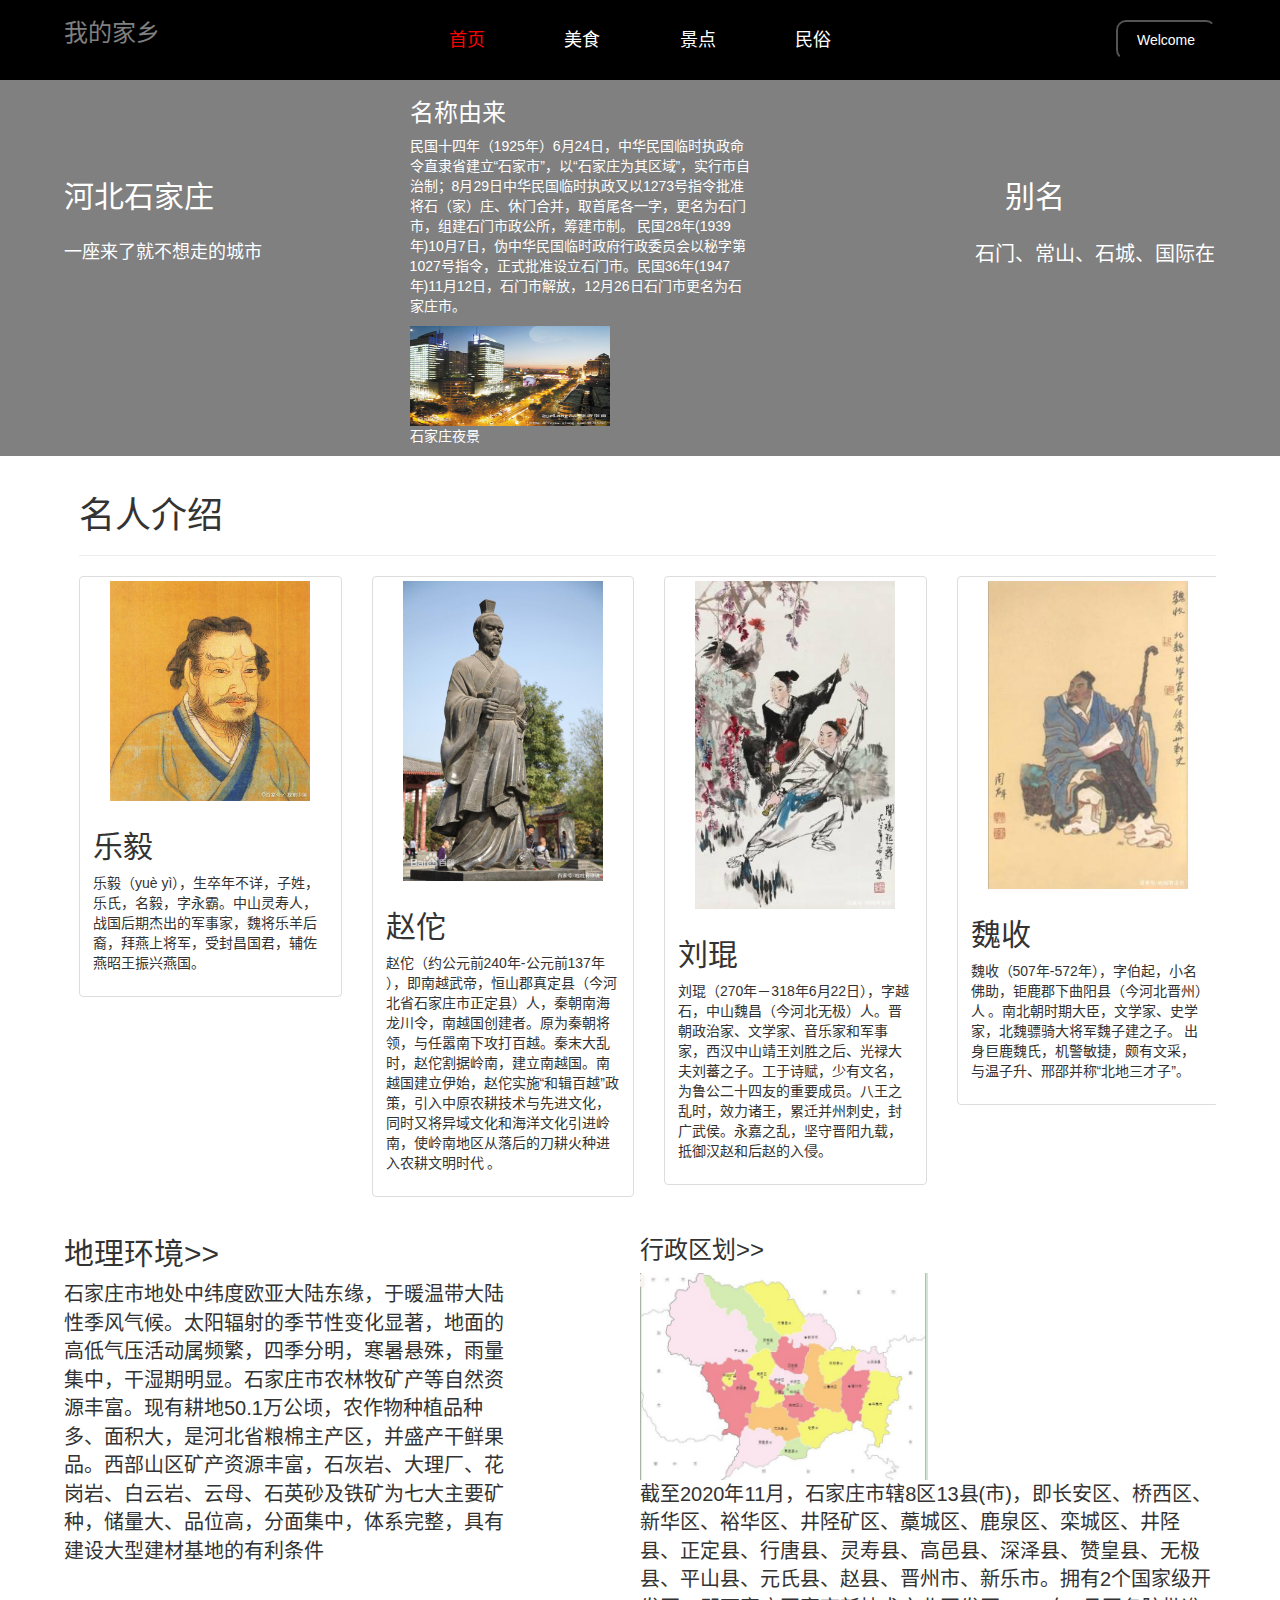
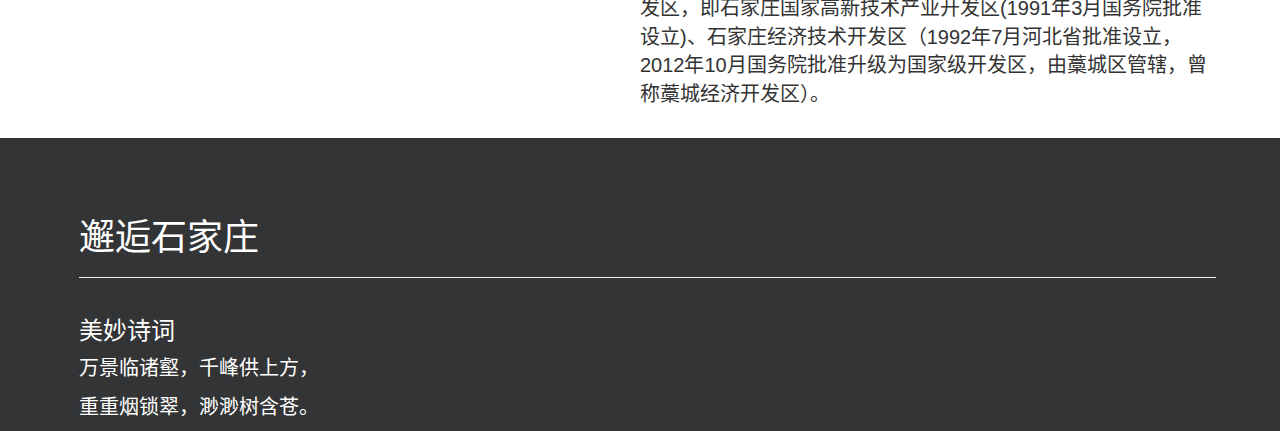
<file: my_hometown/index.html>
<!DOCTYPE html>
<html lang="zh-CN">
  <head>
    <meta charset="utf-8">
    <meta http-equiv="X-UA-Compatible" content="IE=edge">
    <meta name="viewport" content="width=device-width, initial-scale=1">
    <!-- 上述3个meta标签*必须*放在最前面，任何其他内容都*必须*跟随其后！ -->
    <title>我的家乡首页</title>

    <!-- Bootstrap -->
    <link href="https://cdn.jsdelivr.net/npm/bootstrap@3.3.7/dist/css/bootstrap.min.css" rel="stylesheet">
    <link rel="stylesheet" href="CSS/style.css">
    <link rel="stylesheet" href="CSS/animate.min.css">

    <!-- HTML5 shim 和 Respond.js 是为了让 IE8 支持 HTML5 元素和媒体查询（media queries）功能 -->
    <!-- 警告：通过 file:// 协议（就是直接将 html 页面拖拽到浏览器中）访问页面时 Respond.js 不起作用 -->
    <!--[if lt IE 9]>
      <script src="https://cdn.jsdelivr.net/npm/html5shiv@3.7.3/dist/html5shiv.min.js"></script>
      <script src="https://cdn.jsdelivr.net/npm/respond.js@1.4.2/dest/respond.min.js"></script>
    <![endif]-->
  </head>
  <body>
    <div class="wrap">
      <!-- header部分 -->
      <div class="header">
        <div class="content">
          <div class="header-left">
            <h3>我的家乡</h3>
          </div>
          <div class="header-mid">
              <ul id="nav" class="animated fadeInLeft">
                  <li class="active"><a href="index.html"><span>首页</span></a></li>
                  <li><a href="food.html" title="html"><span>美食</span></a></li>
                  <li><a href="scenery.html" title="html"><span>景点</span></a></li>
                  <li><a href="custom.html" title="html"><span>民俗</span></a></li>
              </ul>
          </div>
          <div class="header-right">
            <a href="https://baike.baidu.com/item/石家庄/128473?fr=aladdin"><button>Welcome</button></a>
        </div>
      </div>
      </div>
      <!-- introduction部分 -->
     <div class="introduction">
       <div class="content">
         <div class="introduction-left">
           <h3>河北石家庄</h3>
           <h4>一座来了就不想走的城市</h4>
         </div>
         <div class="introduction-mid">
           <h3>名称由来</h3>
           <p>民国十四年（1925年）6月24日，中华民国临时执政命令直隶省建立“石家市”，以“石家庄为其区域”，实行市自治制；8月29日中华民国临时执政又以1273号指令批准将石（家）庄、休门合并，取首尾各一字，更名为石门市，组建石门市政公所，筹建市制。 民国28年(1939年)10月7日，伪中华民国临时政府行政委员会以秘字第1027号指令，正式批准设立石门市。民国36年(1947年)11月12日，石门市解放，12月26日石门市更名为石家庄市。</p>
             <img src="img/zi.jpg" alt="石家庄"width="200px" height="100px">
           <p>石家庄夜景</p>
         </div>
         <div class="introduction-right">
           <h3>别名</h3>
           <h5>石门、常山、石城、国际在</h5>
         </div>
       </div>
     </div>
     <!-- plant部分 -->
     <div class="plant">
       <div class="content">
      <div class="container">
        <div class="page-header">
          <h1>名人介绍</h1>
        </div>
      </div>
      <div class="container">
        <div class="row">
          <div class="col-md-3 animated slideInLeft">
            <div class="thumbnail">
              <img src="img/1.jpeg" alt="" width="200px" height="700px">
              <div class="caption">
                <h2>乐毅</h2>
                <p>乐毅（yuè yì），生卒年不详，子姓，乐氏，名毅，字永霸。中山灵寿人，战国后期杰出的军事家，魏将乐羊后裔，拜燕上将军，受封昌国君，辅佐燕昭王振兴燕国。</p>
              </div>
            </div>
          </div>
          <div class="col-md-3 animated slideInLeft">
            <div class="thumbnail">
              <img src="img/2.jpeg" alt="" width="200px" height="500px">
              <div class="caption">
                <h2>赵佗</h2>
                <p>赵佗（约公元前240年-公元前137年 ），即南越武帝，恒山郡真定县（今河北省石家庄市正定县）人，秦朝南海龙川令，南越国创建者。原为秦朝将领，与任嚣南下攻打百越。秦末大乱时，赵佗割据岭南，建立南越国。南越国建立伊始，赵佗实施“和辑百越”政策，引入中原农耕技术与先进文化，同时又将异域文化和海洋文化引进岭南，使岭南地区从落后的刀耕火种进入农耕文明时代 。</p>
              </div>
            </div>
          </div>
          <div class="col-md-3 animated slideInLeft">
            <div class="thumbnail">
              <img src="img/3.jpeg" alt="" width="200px" height="500px">
              <div class="caption">
                <h2>刘琨</h2>
                <p>刘琨（270年－318年6月22日），字越石，中山魏昌（今河北无极）人。晋朝政治家、文学家、音乐家和军事家，西汉中山靖王刘胜之后、光禄大夫刘蕃之子。工于诗赋，少有文名，为鲁公二十四友的重要成员。八王之乱时，效力诸王，累迁并州刺史，封广武侯。永嘉之乱，坚守晋阳九载，抵御汉赵和后赵的入侵。</p>
              </div>
            </div>
          </div>
          <div class="col-md-3 animated slideInLeft">
            <div class="thumbnail">
              <img src="img/4.jpeg" alt="" width="200px" height="500px">
              <div class="caption">
                <h2>魏收</h2>
                <p>魏收（507年-572年），字伯起，小名佛助，钜鹿郡下曲阳县（今河北晋州）人 。南北朝时期大臣，文学家、史学家，北魏骠骑大将军魏子建之子。 出身巨鹿魏氏，机警敏捷，颇有文采，与温子升、邢邵并称“北地三才子”。</p>
              </div>
            </div>
          </div>
        </div>
      </div>
    </div>
     </div>
     <!-- place部分 -->
     <div class="place">
       <div class="content">
         <div class="place-left">
           <h2>地理环境>></h2>
           <p>石家庄市地处中纬度欧亚大陆东缘，于暖温带大陆性季风气候。太阳辐射的季节性变化显著，地面的 高低气压活动属频繁，四季分明，寒暑悬殊，雨量集中，干湿期明显。石家庄市农林牧矿产等自然资源丰富。现有耕地50.1万公顷，农作物种植品种多、面积大，是河北省粮棉主产区，并盛产干鲜果品。西部山区矿产资源丰富，石灰岩、大理厂、花岗岩、白云岩、云母、石英砂及铁矿为七大主要矿种，储量大、品位高，分面集中，体系完整，具有建设大型建材基地的有利条件</p>
         </div>
         <div class="place-right">
           <h3>行政区划>></h3>
           <img src="img/xj.jpg" alt="">
           <p>截至2020年11月，石家庄市辖8区13县(市)，即长安区、桥西区、新华区、裕华区、井陉矿区、藁城区、鹿泉区、栾城区、井陉县、正定县、行唐县、灵寿县、高邑县、深泽县、赞皇县、无极县、平山县、元氏县、赵县、晋州市、新乐市。拥有2个国家级开发区，即石家庄国家高新技术产业开发区(1991年3月国务院批准设立)、石家庄经济技术开发区（1992年7月河北省批准设立，2012年10月国务院批准升级为国家级开发区，由藁城区管辖，曾称藁城经济开发区）。</p>
         </div>
       </div>
     </div><br>
     <!-- poetry部分 -->
     <div class="poetry">
       <div class="content">
          <div class="container">
            <div class="page-header">
              <h1>邂逅石家庄</h1>
            </div>
          </div>
            <div class="container">
              <div class="row">
                <div class="col-md-4">
                    <div class="caption">
                      <h3>美妙诗词</h3>
                      <p>万景临诸壑，千峰供上方，</P>
                      <P>重重烟锁翠，渺渺树含苍。</p>
                    </div>
                  </div>
                
                 
                </div>
         </div>
    </div>
  </div>
  </div>
    <!-- jQuery (Bootstrap 的所有 JavaScript 插件都依赖 jQuery，所以必须放在前边) -->
    <script src="https://cdn.jsdelivr.net/npm/jquery@1.12.4/dist/jquery.min.js"></script>
    <!-- 加载 Bootstrap 的所有 JavaScript 插件。你也可以根据需要只加载单个插件。 -->
    <script src="https://cdn.jsdelivr.net/npm/bootstrap@3.3.7/dist/js/bootstrap.min.js"></script>
  </body>
</html>
</file>
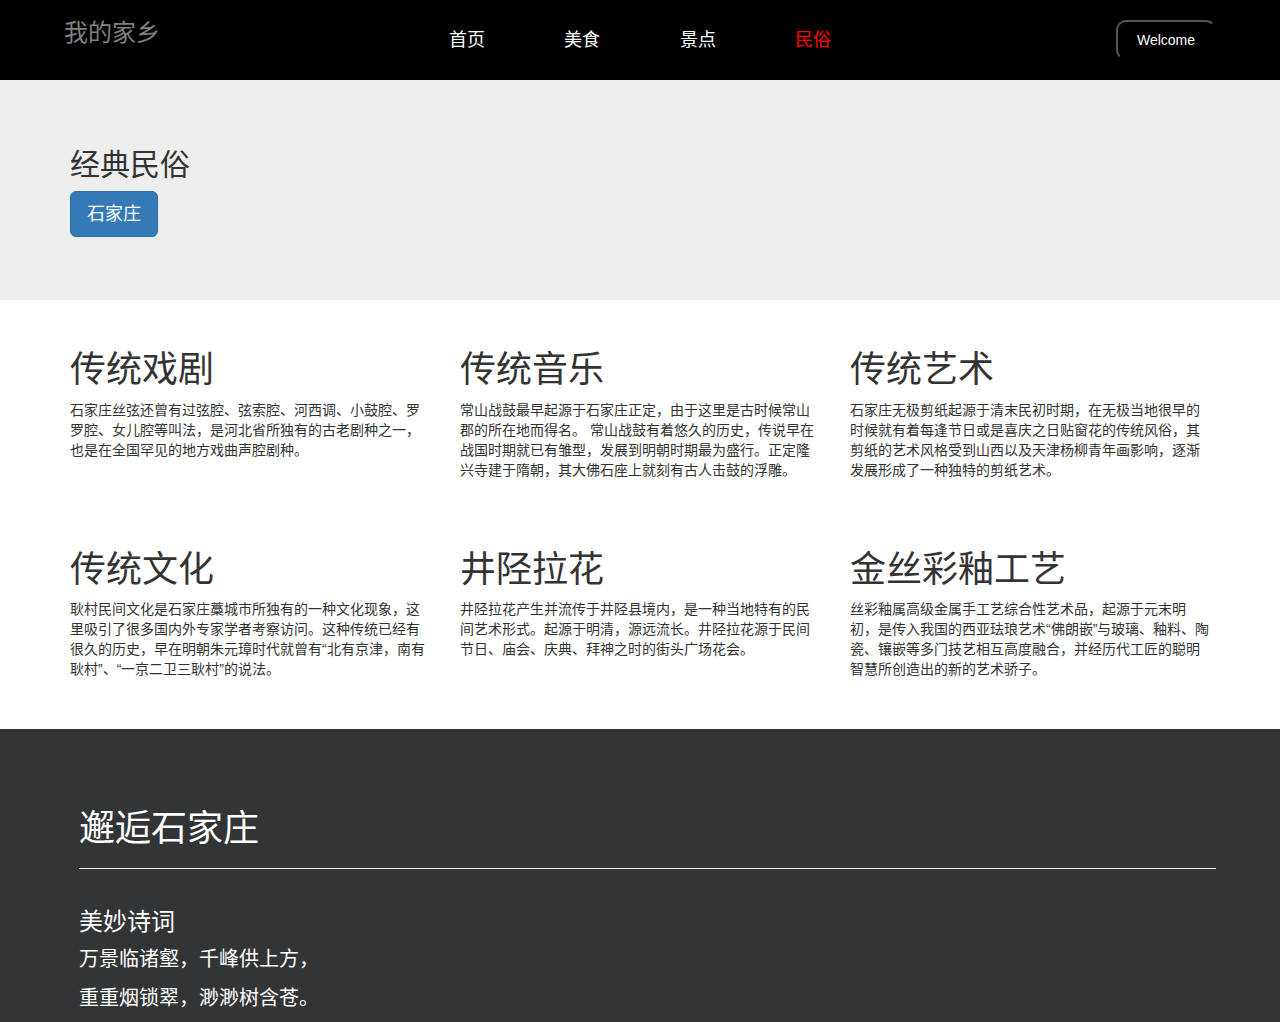
<file: my_hometown/custom.html>
<!DOCTYPE html>
<html lang="zh-CN">
  <head>
    <meta charset="utf-8">
    <meta http-equiv="X-UA-Compatible" content="IE=edge">
    <meta name="viewport" content="width=device-width, initial-scale=1">
    <!-- 上述3个meta标签*必须*放在最前面，任何其他内容都*必须*跟随其后！ -->
    <title>我的家乡-民俗篇</title>

    <!-- Bootstrap -->
    <link href="https://cdn.jsdelivr.net/npm/bootstrap@3.3.7/dist/css/bootstrap.min.css" rel="stylesheet">
    <link rel="stylesheet" href="CSS/style.css">
    <link rel="stylesheet" href="CSS/animate.min.css">

    <!-- HTML5 shim 和 Respond.js 是为了让 IE8 支持 HTML5 元素和媒体查询（media queries）功能 -->
    <!-- 警告：通过 file:// 协议（就是直接将 html 页面拖拽到浏览器中）访问页面时 Respond.js 不起作用 -->
    <!--[if lt IE 9]>
      <script src="https://cdn.jsdelivr.net/npm/html5shiv@3.7.3/dist/html5shiv.min.js"></script>
      <script src="https://cdn.jsdelivr.net/npm/respond.js@1.4.2/dest/respond.min.js"></script>
    <![endif]-->
  </head>
  <body>
    <div class="wrap">
      <!-- header部分 -->
      <div class="header">
        <div class="content">
          <div class="header-left">
            <h3>我的家乡</h3>
          </div>
          <div class="header-mid">
              <ul id="nav"  class="animated fadeInLeft">
                  <li><a href="index.html"><span>首页</span></a></li>
                  <li><a href="food.html"><span>美食</span></a></li>
                  <li><a href="scenery.html"><span>景点</span></a></li>
                  <li class="active"><a href="custom.html"><span>民俗</span></a></li>
              </ul>
          </div>
          <div class="header-right">
            <a href="https://baike.baidu.com/item/成都/128473?fr=aladdin"><button>Welcome</button></a>
        </div>
        </div>
      </div>
      <!-- custom部分 -->
      <div class="custom">
          <div class="jumbotron">
            <div class="container">
                <h2>经典民俗</h2>
                
                <p>
                    <a class="btn btn-primary btn-lg">石家庄</a>
                </p>
            </div>
        </div>
        <div class="container">
            <div class="row">
                <div class="col-md-4">
                    <h1>传统戏剧</h1>
                    <p>石家庄丝弦还曾有过弦腔、弦索腔、河西调、小鼓腔、罗罗腔、女儿腔等叫法，是河北省所独有的古老剧种之一，也是在全国罕见的地方戏曲声腔剧种。</p>
                   
                </div>
              
                <div class="col-md-4">
                    <h1>传统音乐</h1>
                    <p>常山战鼓最早起源于石家庄正定，由于这里是古时候常山郡的所在地而得名。 常山战鼓有着悠久的历史，传说早在战国时期就已有雏型，发展到明朝时期最为盛行。正定隆兴寺建于隋朝，其大佛石座上就刻有古人击鼓的浮雕。</p>
                </div>
                 <div class="col-md-4">
                    <h1>传统艺术</h1>
                    <p>石家庄无极剪纸起源于清末民初时期，在无极当地很早的时候就有着每逢节日或是喜庆之日贴窗花的传统风俗，其剪纸的艺术风格受到山西以及天津杨柳青年画影响，逐渐发展形成了一种独特的剪纸艺术。</p>
                      
                  </div>
            </div>
          </div><br><br>
            <div class="container">
              <div class="row">
                 
                  <div class="col-md-4">
                      <h1>传统文化</h1>
                      <p>耿村民间文化是石家庄藁城市所独有的一种文化现象，这里吸引了很多国内外专家学者考察访问。这种传统已经有很久的历史，早在明朝朱元璋时代就曾有“北有京津，南有耿村”、“一京二卫三耿村”的说法。</p>
                    
                  </div>
                  <div class="col-md-4">
                      <h1>井陉拉花</h1>
                      <p>井陉拉花产生并流传于井陉县境内，是一种当地特有的民间艺术形式。起源于明清，源远流长。井陉拉花源于民间节日、庙会、庆典、拜神之时的街头广场花会。</p>
          
                  </div>
                    <div class="col-md-4">
                    <h1>金丝彩釉工艺</h1>
                    <p>丝彩釉属高级金属手工艺综合性艺术品，起源于元末明初，是传入我国的西亚珐琅艺术“佛朗嵌”与玻璃、釉料、陶瓷、镶嵌等多门技艺相互高度融合，并经历代工匠的聪明智慧所创造出的新的艺术骄子。</p>
                    
                </div>
                </div>
                </div>
            </div><br><br>
      <!-- poetry部分 -->

     <div class="poetry">
       <div class="content">
          <div class="container">
            <div class="page-header">
              <h1>邂逅石家庄</h1>
            </div>
          </div>
            <div class="container">
              <div class="row">
                <div class="col-md-4">
                    <div class="caption">
                      <h3>美妙诗词</h3>
                      <p>万景临诸壑，千峰供上方，</P>
                      <P>重重烟锁翠，渺渺树含苍。</p>
                    </div>
                  </div>
                
                 
                </div>
         </div>
    </div>
  </div>

    </div>

    <!-- jQuery (Bootstrap 的所有 JavaScript 插件都依赖 jQuery，所以必须放在前边) -->
    <script src="https://cdn.jsdelivr.net/npm/jquery@1.12.4/dist/jquery.min.js"></script>
    <!-- 加载 Bootstrap 的所有 JavaScript 插件。你也可以根据需要只加载单个插件。 -->
    <script src="https://cdn.jsdelivr.net/npm/bootstrap@3.3.7/dist/js/bootstrap.min.js"></script>
  </body>
</html>
</file>
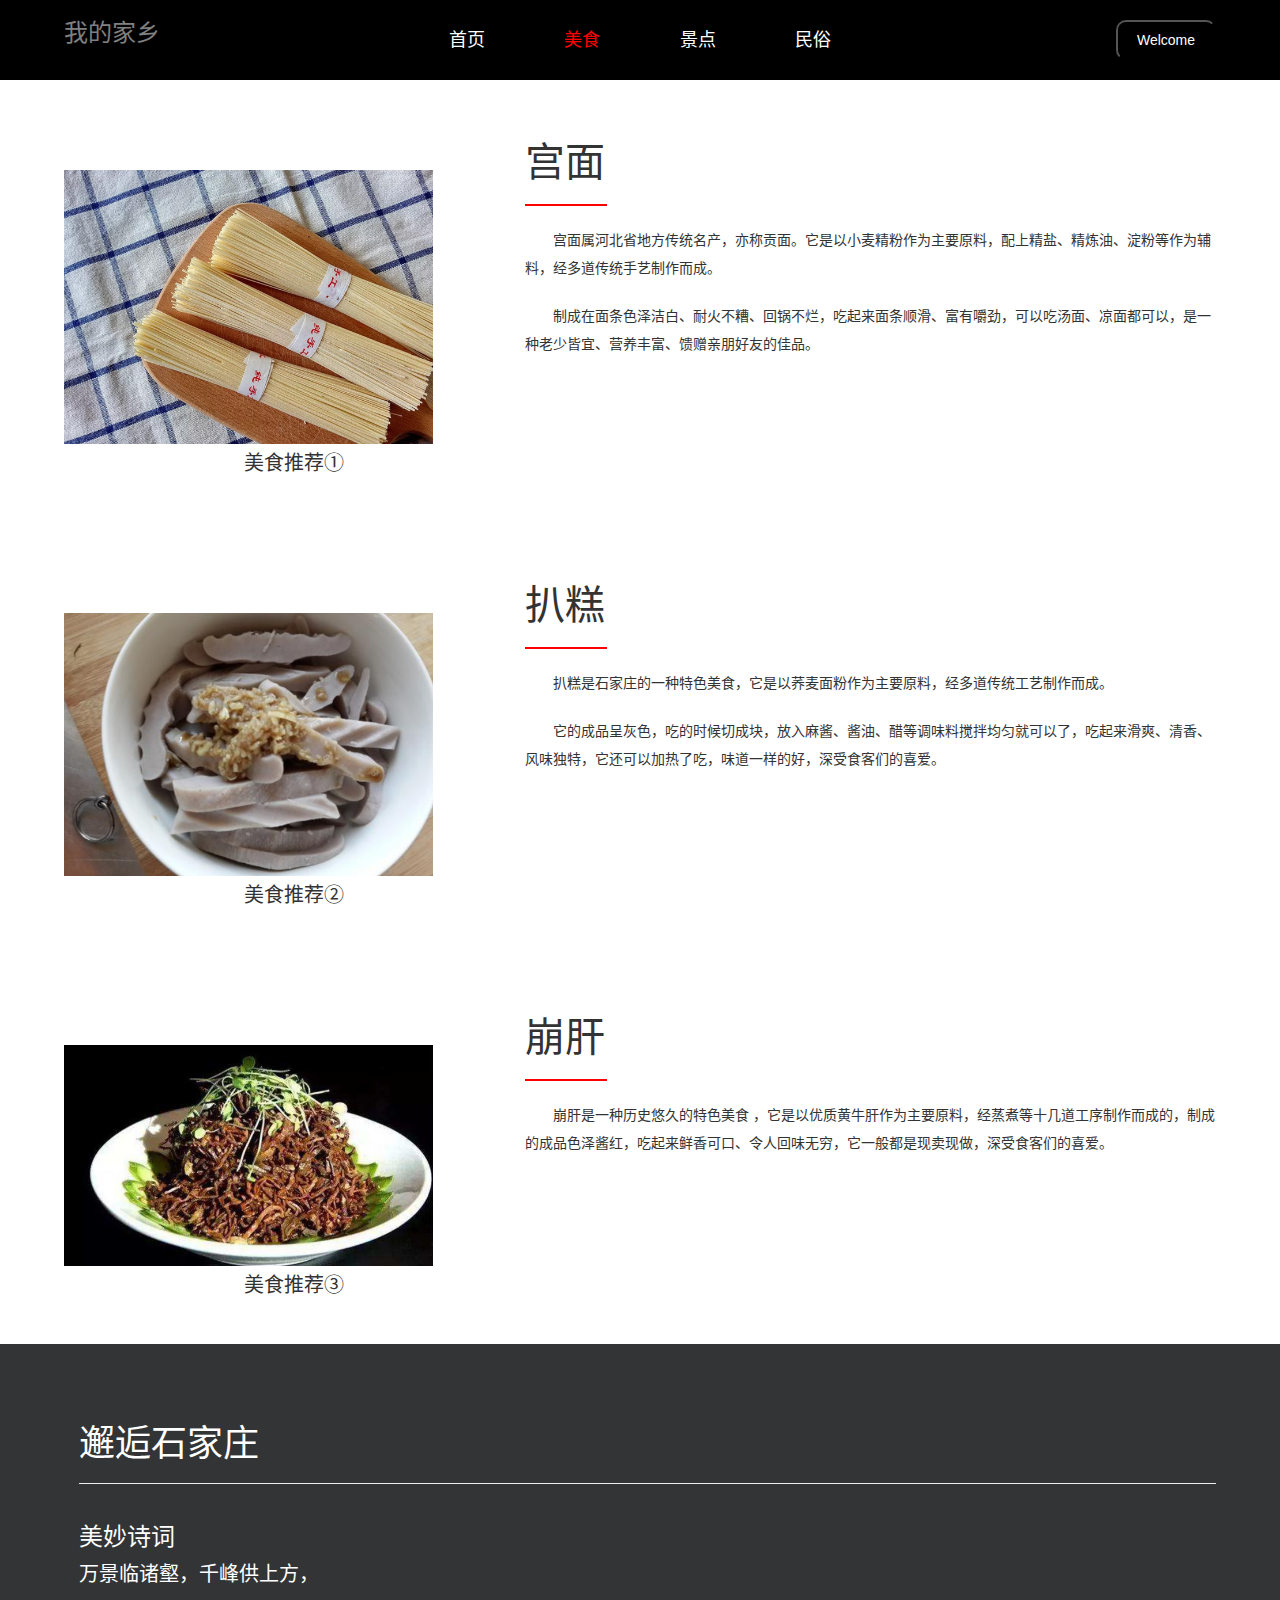
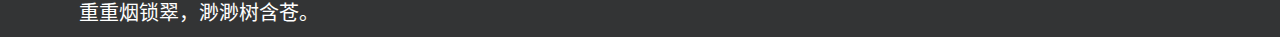
<file: my_hometown/food.html>
<!DOCTYPE html>
<html lang="zh-CN">
  <head>
    <meta charset="utf-8">
    <meta http-equiv="X-UA-Compatible" content="IE=edge">
    <meta name="viewport" content="width=device-width, initial-scale=1">
    <!-- 上述3个meta标签*必须*放在最前面，任何其他内容都*必须*跟随其后！ -->
    <title>我的家乡-美食篇</title>

    <!-- Bootstrap -->
    <link href="https://cdn.jsdelivr.net/npm/bootstrap@3.3.7/dist/css/bootstrap.min.css" rel="stylesheet">
    <link rel="stylesheet" href="CSS/style.css">
    <link rel="stylesheet" href="CSS/animate.min.css">

    <!-- HTML5 shim 和 Respond.js 是为了让 IE8 支持 HTML5 元素和媒体查询（media queries）功能 -->
    <!-- 警告：通过 file:// 协议（就是直接将 html 页面拖拽到浏览器中）访问页面时 Respond.js 不起作用 -->
    <!--[if lt IE 9]>
      <script src="https://cdn.jsdelivr.net/npm/html5shiv@3.7.3/dist/html5shiv.min.js"></script>
      <script src="https://cdn.jsdelivr.net/npm/respond.js@1.4.2/dest/respond.min.js"></script>
    <![endif]-->
  </head>
  <body>
    <div class="wrap">
       <!-- header部分 -->
      <div class="header">
        <div class="content">
          <div class="header-left">
            <h3>我的家乡</h3>
          </div>
          <div class="header-mid">
              <ul id="nav" class="animated fadeInLeft">
                  <li><a href="index.html"><span>首页</span></a></li>
                  <li class="active"><a href="food.html"><span>美食</span></a></li>
                  <li><a href="scenery.html"><span>景点</span></a></li>
                  <li><a href="custom.html"><span>民俗</span></a></li>
              </ul>
          </div>
          <div class="header-right">
            <a href="https://baike.baidu.com/item/石家庄/128473?fr=aladdin"><button>Welcome</button></a>
        </div>
        </div>
      </div>
       <!-- food-one部分 -->
      <div class="food-one">
        <div class="content">
          <div class="food-one-left  animated slideInLeft">
            <img src="img/meishi1.png" alt="">
            <p>美食推荐①</p>
          </div>
            <div class="food-one-right animated slideInLeft">
                <h1>宫面</h1>
                <hr>
                <p>宫面属河北省地方传统名产，亦称贡面。它是以小麦精粉作为主要原料，配上精盐、精炼油、淀粉等作为辅料，经多道传统手艺制作而成。</p>
                <p>制成在面条色泽洁白、耐火不糟、回锅不烂，吃起来面条顺滑、富有嚼劲，可以吃汤面、凉面都可以，是一种老少皆宜、营养丰富、馈赠亲朋好友的佳品。</p>
            </div>
        </div>
    </div>
     <!-- food-two部分 -->
    <div class="food-two">
      <div class="content">
        <div class="food-two-left animated slideInLeft">
          <img src="img/meishi2.png" alt="">
          <p>美食推荐②</p>
        </div>
          <div class="food-two-right animated slideInLeft">
              <h1>扒糕</h1>
              <hr>
              <p>扒糕是石家庄的一种特色美食，它是以荞麦面粉作为主要原料，经多道传统工艺制作而成。</p>
              <p>它的成品呈灰色，吃的时候切成块，放入麻酱、酱油、醋等调味料搅拌均匀就可以了，吃起来滑爽、清香、风味独特，它还可以加热了吃，味道一样的好，深受食客们的喜爱。</p>
          </div>
      </div>
  </div>
  <!-- food-three部分 -->
  <div class="food-three">
    <div class="content">
      <div class="food-three-left animated slideInLeft">
        <img src="img/meishi3.png" alt="">
        <p>美食推荐③</p>
      </div>
        <div class="food-three-right animated slideInLeft">
            <h1>崩肝</h1>
            <hr>
            <p>崩肝是一种历史悠久的特色美食 ，它是以优质黄牛肝作为主要原料，经蒸煮等十几道工序制作而成的，制成的成品色泽酱红，吃起来鲜香可口、令人回味无穷，它一般都是现卖现做，深受食客们的喜爱。</p>
            <p></p>

            </div>
    </div>
</div>
     <!-- poetry部分 -->

     <div class="poetry">
       <div class="content">
          <div class="container">
            <div class="page-header">
              <h1>邂逅石家庄</h1>
            </div>
          </div>
            <div class="container">
              <div class="row">
                <div class="col-md-4">
                    <div class="caption">
                      <h3>美妙诗词</h3>
                      <p>万景临诸壑，千峰供上方，</P>
                      <P>重重烟锁翠，渺渺树含苍。</p>
                    </div>
                  </div>
                
                 
                </div>
         </div>
    </div>
  </div>

 </div>

    <!-- jQuery (Bootstrap 的所有 JavaScript 插件都依赖 jQuery，所以必须放在前边) -->
    <script src="https://cdn.jsdelivr.net/npm/jquery@1.12.4/dist/jquery.min.js"></script>
    <!-- 加载 Bootstrap 的所有 JavaScript 插件。你也可以根据需要只加载单个插件。 -->
    <script src="https://cdn.jsdelivr.net/npm/bootstrap@3.3.7/dist/js/bootstrap.min.js"></script>
  </body>
</html>
</file>
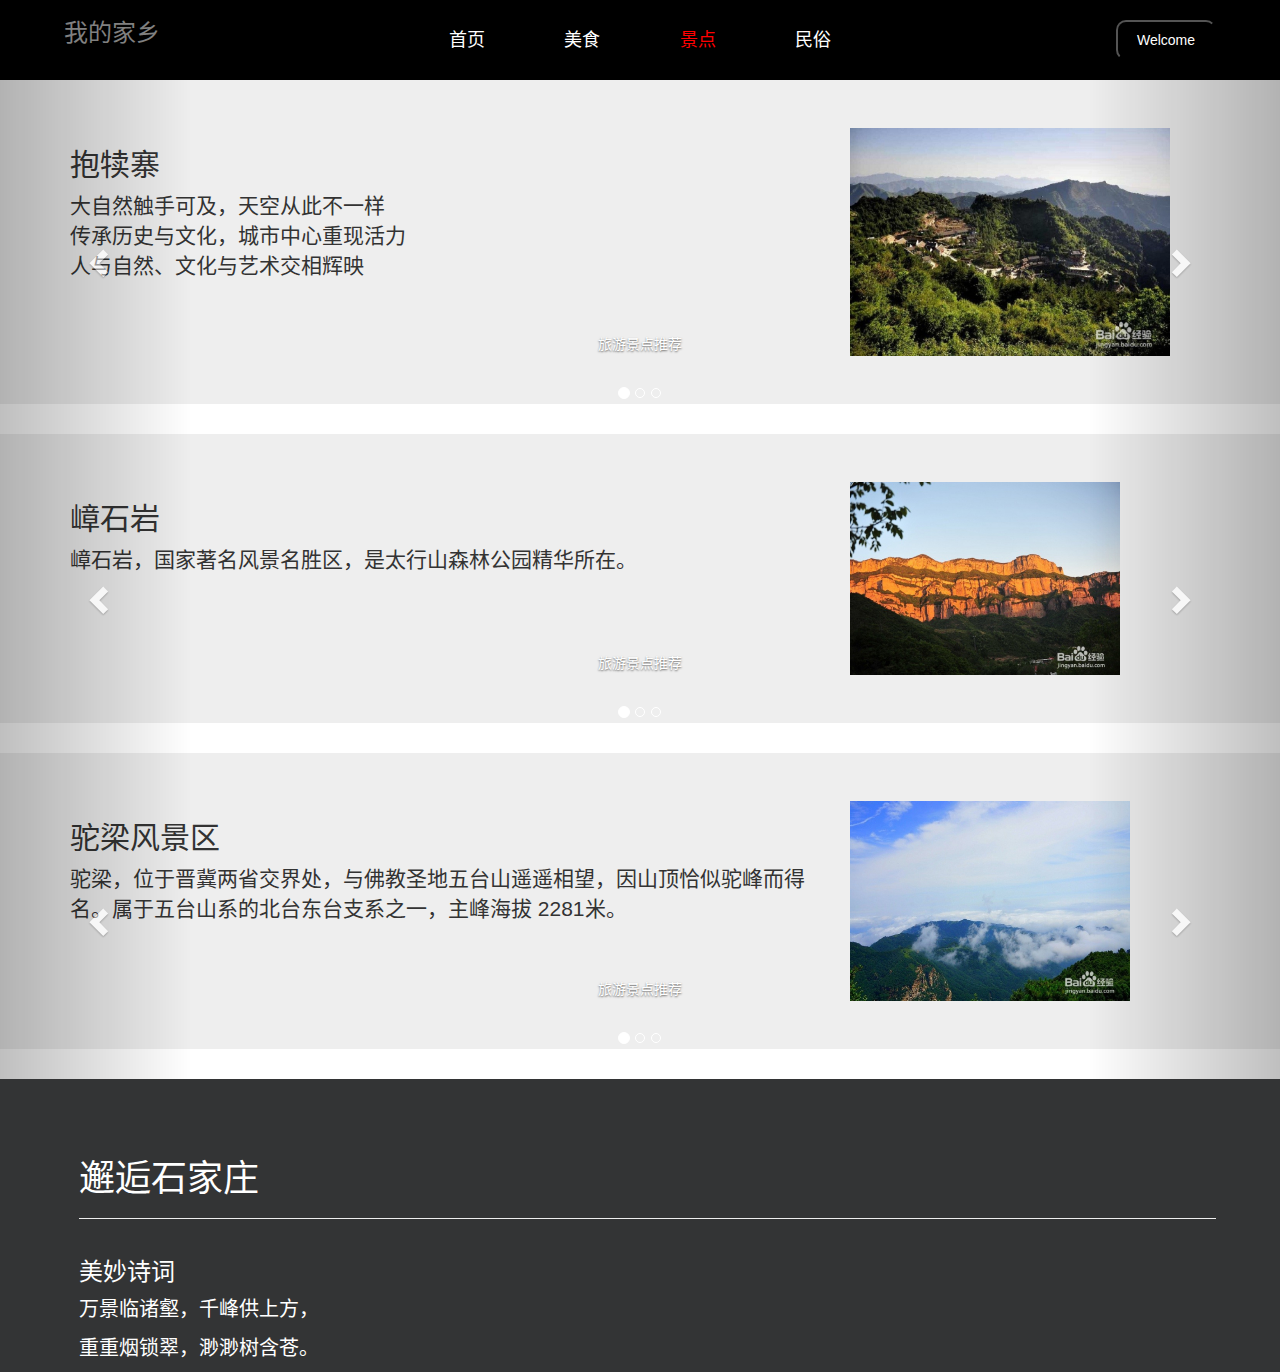
<file: my_hometown/scenery.html>
<!DOCTYPE html>
<html lang="zh-CN">
  <head>
    <meta charset="utf-8">
    <meta http-equiv="X-UA-Compatible" content="IE=edge">
    <meta name="viewport" content="width=device-width, initial-scale=1">
    <!-- 上述3个meta标签*必须*放在最前面，任何其他内容都*必须*跟随其后！ -->
    <title>我的家乡-景点篇</title>

    <!-- Bootstrap -->
    <link href="https://cdn.jsdelivr.net/npm/bootstrap@3.3.7/dist/css/bootstrap.min.css" rel="stylesheet">
    <link rel="stylesheet" href="CSS/style.css">
    <link rel="stylesheet" href="CSS/animate.min.css">

    <!-- HTML5 shim 和 Respond.js 是为了让 IE8 支持 HTML5 元素和媒体查询（media queries）功能 -->
    <!-- 警告：通过 file:// 协议（就是直接将 html 页面拖拽到浏览器中）访问页面时 Respond.js 不起作用 -->
    <!--[if lt IE 9]>
      <script src="https://cdn.jsdelivr.net/npm/html5shiv@3.7.3/dist/html5shiv.min.js"></script>
      <script src="https://cdn.jsdelivr.net/npm/respond.js@1.4.2/dest/respond.min.js"></script>
    <![endif]-->
  </head>
  <body>
    <div class="wrap">
      <!-- header部分 -->
      <div class="header">
        <div class="content">
          <div class="header-left">
            <h3>我的家乡</h3>
          </div>
          <div class="header-mid">
              <ul id="nav" class="animated fadeInLeft">
                  <li><a href="index.html"><span>首页</span></a></li>
                  <li><a href="food.html"><span>美食</span></a></li>
                  <li class="active"><a href="scenery.html"><span>景点</span></a></li>
                  <li><a href="custom.html"><span>民俗</span></a></li>
              </ul>
          </div>
          <div class="header-right">
            <a href="https://baike.baidu.com/item/石家庄/128473?fr=aladdin"><button>Welcome</button></a>
        </div>
        </div>
      </div>
      <!-- scenery-one部分 -->
      <div class="scenery-one">
        <div id="myCarousel" class="carousel slide" data-ride="carousel">
          <ol class="carousel-indicators">
              <li data-target="#carousel-example-generic" data-side-to="0" class="active"></li>
              <li data-target="#carousel-example-generic" data-side-to="1"></li>
              <li data-target="#carousel-example-generic" data-side-to="2"></li>
          </ol>
          <div class="carousel-inner" role="listbox">
              <div class="item active">
                <div class="jumbotron">
                    <div class="container">
                        <div class="row">
                            <div class="col-md-8 animated slideInLeft">
                                <h2>抱犊寨</h2>
                                <p>大自然触手可及，天空从此不一样<br>
                                  传承历史与文化，城市中心重现活力<br>
                                  人与自然、文化与艺术交相辉映</p>
                            </div>
                            <div class="col-md-4 animated rotateIn">
                                <img src="img/jing1.jpg" alt="太古里" style="width: 320px;">
                            </div>
                        </div>
                    </div>
                </div>
                  <div class="carousel-caption">
                      旅游景点推荐
                  </div>
              </div>
              <div class="item">
                <div class="jumbotron">
                    <div class="container">
                        <div class="row">
                            <div class="col-md-8 animated slideInLeft">
                              <h2>西柏坡</h2>
                              <p>西柏坡位于河北省石家庄市平山县，为我国革命圣地之一，是国家重点文物保护单位，又是5A级景区。<br>
                                <br>
                                </p>
                            </div>
                            <div class="col-md-4 animated rotateIn">
                                <img src="img/jing2.jpg" alt="" style="width: 280px;">
                            </div>
                        </div>
                    </div>
                </div>
                  <div class="carousel-caption">
                    旅游景点推荐
                  </div>
              </div>
              <div class="item">
                <div class="jumbotron">
                    <div class="container">
                        <div class="row">
                            <div class="col-md-8 animated slideInLeft">
                              <h2> 五岳寨</h2>
                              <p>五岳寨旅游区位于河北省灵寿县，是集旅游观光、健身疗养、避暑消夏、寻奇涉幽、登山探险、科学考察为一体的高品位、多功能自然风景区。 </p>
                            </div>
                            <div class="col-md-4 animated rotateIn">
                                <img src="img/jing3.jpg" alt="" style="width: 400px;">
                            </div>
                        </div>
                    </div>
                </div>
                  <div class="carousel-caption">
                    旅游景点推荐
                  </div>
              </div>
          </div>
          <a class="left carousel-control" href="#myCarousel" role="button" data-side="prev">
              <span class="glyphicon glyphicon-chevron-left" aria-hidden="true"></span>
              <span class="sr-only">Previous</span>
          </a>
          <a class="right carousel-control" href="#myCarousel" role="button" data-side="next">
            <span class="glyphicon glyphicon-chevron-right" aria-hidden="true"></span>
            <span class="sr-only">Next</span>
        </a>
      </div>
    </div>
    <!-- scenery-two部分 -->
    <div class="scenery-two">
      <div id="myCarousel" class="carousel slide" data-ride="carousel">
        <ol class="carousel-indicators">
            <li data-target="#carousel-example-generic" data-side-to="0" class="active"></li>
            <li data-target="#carousel-example-generic" data-side-to="1"></li>
            <li data-target="#carousel-example-generic" data-side-to="2"></li>
        </ol>
        <div class="carousel-inner" role="listbox">
            <div class="item active">
              <div class="jumbotron">
                  <div class="container">
                      <div class="row">
                          <div class="col-md-8 animated slideInLeft">
                              <h2> 嶂石岩</h2>
                              <p>嶂石岩，国家著名风景名胜区，是太行山森林公园精华所在。</p>
                          </div>
                          <div class="col-md-4 animated rotateIn">
                              <img src="img/jing4.jpg" alt="" style="width: 270px;">
                          </div>
                      </div>
                  </div>
              </div>
                <div class="carousel-caption">
                    旅游景点推荐
                </div>
            </div>
            <div class="item">
              <div class="jumbotron">
                  <div class="container">
                      <div class="row">
                          <div class="col-md-8 animated slideInLeft">
                            <h2>石家庄市动物园</h2>
                            <p>石家庄市动物园位于河北省鹿泉市南阳大街，东距石家庄市区中心火车站17.5公里。</p>
                          </div>
                          <div class="col-md-4 animated rotateIn">
                              <img src="img/jing5.jpg" alt="" style="width: 290px;">
                          </div>
                      </div>
                  </div>
              </div>
                <div class="carousel-caption">
                  旅游景点推荐
                </div>
            </div>
            <div class="item">
              <div class="jumbotron">
                  <div class="container">
                      <div class="row">
                          <div class="col-md-8 animated slideInLeft">
                            <h2>赵州桥</h2>
                            <p>赵州桥建于隋朝年间公元595年-605年，由著名匠师李春设计建造，距今已有1400多年的历史。
                              </p>
                          </div>
                          <div class="col-md-4 animated rotateIn">
                              <img src="img/jing6c.jpg" alt="" style="width: 270px;">
                          </div>
                      </div>
                  </div>
              </div>
                <div class="carousel-caption">
                  旅游景点推荐
                </div>
            </div>
        </div>
        <a class="left carousel-control" href="#myCarousel" role="button" data-side="prev">
            <span class="glyphicon glyphicon-chevron-left" aria-hidden="true"></span>
            <span class="sr-only">Previous</span>
        </a>
        <a class="right carousel-control" href="#myCarousel" role="button" data-side="next">
          <span class="glyphicon glyphicon-chevron-right" aria-hidden="true"></span>
          <span class="sr-only">Next</span>
      </a>
    </div>
  </div>
  <!-- scenery-three部分 -->
  <div class="scenery-three">
    <div id="myCarousel" class="carousel slide" data-ride="carousel">
      <ol class="carousel-indicators">
          <li data-target="#carousel-example-generic" data-side-to="0" class="active"></li>
          <li data-target="#carousel-example-generic" data-side-to="1"></li>
          <li data-target="#carousel-example-generic" data-side-to="2"></li>
      </ol>
      <div class="carousel-inner" role="listbox">
          <div class="item active">
            <div class="jumbotron">
                <div class="container">
                    <div class="row">
                        <div class="col-md-8 animated slideInLeft">
                            <h2>驼梁风景区</h2>
                            <p>驼梁，位于晋冀两省交界处，与佛教圣地五台山遥遥相望，因山顶恰似驼峰而得名。属于五台山系的北台东台支系之一，主峰海拔 2281米。</p>
                        </div>
                        <div class="col-md-4 animated rotateIn">
                            <img src="img/jing7.jpg" alt="" style="width: 280px;">
                        </div>
                    </div>
                </div>
            </div>
              <div class="carousel-caption">
                  旅游景点推荐
              </div>
          </div>
          <div class="item">
            <div class="jumbotron">
                <div class="container">
                    <div class="row">
                        <div class="col-md-8 animated slideInLeft">
                          <h2>天桂山</h2>
                          <p>天桂山，位于河北省会石家庄市西北的平山县境内。是我国北方著名的山岳古刹型风景名胜区。</p>
                        </div>
                        <div class="col-md-4 animated rotateIn">
                            <img src="img/jing8.jpg" alt="" style="width: 280px;">
                        </div>
                    </div>
                </div>
            </div>
              <div class="carousel-caption">
                旅游景点推荐
              </div>
          </div>
          <div class="item">
            <div class="jumbotron">
                <div class="container">
                    <div class="row">
                        <div class="col-md-8 animated slideInLeft">
                          <h2>沕沕水生态风景区</h2>
                          <p>沕沕水生态风景区距河北省省会石家庄95公里。现为国家4A景区、国内最佳生态旅游景区。</p>
                        </div>
                        <div class="col-md-4 animated rotateIn">
                            <img src="img/jing9.jpg" alt="" style="width: 280px;">
                        </div>
                    </div>
                </div>
            </div>
              <div class="carousel-caption">
                旅游景点推荐
              </div>
          </div>
      </div>
      <a class="left carousel-control" href="#myCarousel" role="button" data-side="prev">
          <span class="glyphicon glyphicon-chevron-left" aria-hidden="true"></span>
          <span class="sr-only">Previous</span>
      </a>
      <a class="right carousel-control" href="#myCarousel" role="button" data-side="next">
        <span class="glyphicon glyphicon-chevron-right" aria-hidden="true"></span>
        <span class="sr-only">Next</span>
    </a>
  </div>
</div>
<!-- poetry部分 -->

     <div class="poetry">
       <div class="content">
          <div class="container">
            <div class="page-header">
              <h1>邂逅石家庄</h1>
            </div>
          </div>
            <div class="container">
              <div class="row">
                <div class="col-md-4">
                    <div class="caption">
                      <h3>美妙诗词</h3>
                      <p>万景临诸壑，千峰供上方，</P>
                      <P>重重烟锁翠，渺渺树含苍。</p>
                    </div>
                  </div>
                
                 
                </div>
         </div>
    </div>
  </div>

  </div>

    <!-- jQuery (Bootstrap 的所有 JavaScript 插件都依赖 jQuery，所以必须放在前边) -->
    <script src="https://cdn.jsdelivr.net/npm/jquery@1.12.4/dist/jquery.min.js"></script>
    <!-- 加载 Bootstrap 的所有 JavaScript 插件。你也可以根据需要只加载单个插件。 -->
    <script src="https://cdn.jsdelivr.net/npm/bootstrap@3.3.7/dist/js/bootstrap.min.js"></script>
  </body>
</html>
<script>
  $(function () {
      $('#myCarousel').carousel({
          interval: 2000,
      })
      $("#myCarousel li").click(function () {
          var index=$(this).attr("data-slide-to")
          $('#myCarousel').carousel(parseInt(index))
        })
  })
</script>
</file>
<file: my_hometown/CSS/style.css>
*{
    margin: 0;
    padding: 0;
  }
  .header{
    background-color: black;
    color: white;
    height: 80px;
  } 
  .content{
    width: 90%;
    margin: 0 auto;
    overflow: hidden; 
  }
  .header-left{
    width: 30%;
    float: left;
  }
  .header-left h3{
    color: gray;
  }
  .header-mid{
    width: 40%;
    float: left;
    font-size: large;
  }
  .header-mid ul{
    list-style: none;
    overflow: hidden;
  }
  .header-mid ul li{
    float: left;
    width: 25%;
    text-align: center;
  }
  .header-mid ul li.active a{
    color: red;
  }
  .header-mid a{
    color: white;
    text-decoration: none;
    line-height: 80px;
  }
  .header-right{
    width: 30%;
    float: left;
  }
  .header-right button{
    width: 100px;
    height: 40px;
    margin-top: 20px;
    border-radius: 10px;
    background-color: transparent;
    color: white;
    cursor: pointer;
    float: right;
  }
  .header-right button:hover{
    background-color: #c85353;
    color: black;  
  }
  .introduction{
    background-color: grey;
    color: white;
  }
  .introduction-left{
    width: 30%;
    float: left;
  }
  .introduction-left h3{
    margin: 100px 0 30px;
    font-weight: 300; 
    font-size: 30px;
  }
  .introduction-mid{
    width: 30%;
    float: left;
  }
  .introduction-right{
    width: 40%;
    float: right; 
  }
  .introduction-right h3{
    margin: 100px 0 30px;
    font-weight: 300; 
    font-size: 30px;
    margin-left: 250px;
  }
  .introduction-right h5{
    font-weight: 300; 
    font-size: 20px;
    margin-left: 220px;
  }
  .place-left{
    width: 40%;
    float: left;
  }
  .place-left h2{
    font-size: 30px;
    font-weight: 400;
    margin-right: 20px;
  }
  .place-left p{
    font-size: 20px;
    margin-right: 10px;
  }
  .place-right{
    width: 50%;
    float: right;
  }
  .place-right p{
    font-size: 20px;
  }
  .place-right img{
    width: 50%;
  }
  .poetry{
    background-color: #333435;
    color: white;
    padding: 40px 0 0;
  }
  .poetry p{
    font-size: 20px;
  }
  .food-one {
    background-color: white;
    padding: 40px 0;
  }
  .food-one-left{
    float: left;
    width: 40%;
    margin-top: 50px;
  }
  .food-one-left p {
    text-align: center;
    font-size: 20px;
    margin: 5px;
  }
  .food-one-left img {
  width: 80%;
  }
  .food-one-right {
    float: right;
    width: 60%;
  }
  .food-one-right h1 {
    font-size: 40px;
    font-weight: 200;
    margin-bottom: 20px;
  }
  .food-one-right hr {
    border: 1px solid red;
    width: 80px;
    margin-bottom: 20px;
  }
  .food-one-right p {
    line-height: 28px;
    font-size: 14px;
    text-indent: 28px;
    margin-bottom: 20px;
  }
 .food-two {
  background-color: white;
  padding: 40px 0;
 }
 .food-two-left{
  float: left;
  width: 40%;
  margin-top: 50px;
 }
 .food-two-left p {
  text-align: center;
  font-size: 20px;
  margin: 5px;
 }
 .food-two-left img {
width: 80%;
 }
 .food-two-right {
  float: right;
  width: 60%;
 } 
 .food-two-right h1 {
  font-size: 40px;
  font-weight: 200;
  margin-bottom: 20px;
 }
 .food-two-right hr {
  border: 1px solid red;
  width: 80px;
  margin-bottom: 20px;
 }
 .food-two-right p {
  line-height: 28px;
  font-size: 14px;
  text-indent: 28px;
  margin-bottom: 20px;
 }
 .food-three {
  background-color: white;
  padding: 40px 0;
 }
 .food-three-left{
  float: left;
  width: 40%;
  margin-top: 50px;
 }
 .food-three-left p {
  text-align: center;
  font-size: 20px;
  margin: 5px;
 }
 .food-three-left img {
width: 80%;
 }
 .food-three-right {
  float: right;
  width: 60%;
 }
 .food-three-right h1 {
  font-size: 40px;
  font-weight: 200;
  margin-bottom: 20px;
 }
 .food-three-right hr {
  border: 1px solid red;
  width: 80px;
  margin-bottom: 20px;
 }
 .food-three-right p {
  line-height: 28px;
  font-size: 14px;
  text-indent: 28px;
  margin-bottom: 20px;
 }
</file>
